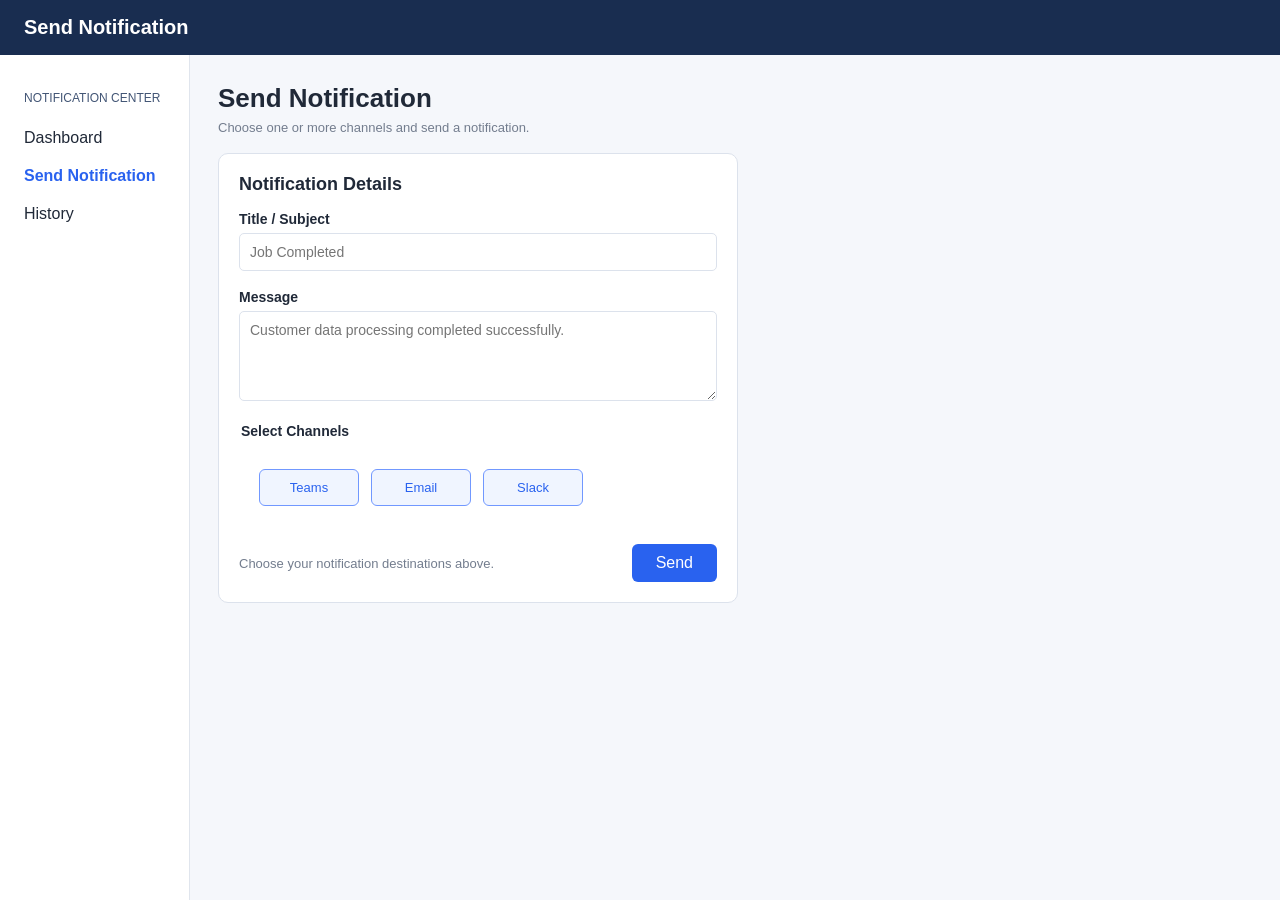
<file: Frontend/index.html>
<!DOCTYPE html>
<html lang="en">
<head>
  <meta charset="UTF-8">
  <meta name="viewport" content="width=device-width, initial-scale=1">
  <meta name="theme-color" content="#163d32">
  <meta name="description" content="Compose once. Send notifications across Teams, Email, and Slack.">
  <title>Send Notification</title>
  <link rel="stylesheet" href="index.css">
</head>

<body>
  <header>Send Notification</header>

  <div class="layout">
    <aside>
      <p>NOTIFICATION CENTER</p>
      <nav aria-label="Main navigation">
        <a href="dashboard.html">Dashboard</a>
        <a href="index.html" aria-current="page">Send Notification</a>
        <a href="History.html">History</a>
      </nav>
    </aside>

    <main>
      <h1>Send Notification</h1>
      <p class="subtitle">
        Choose one or more channels and send a notification.
      </p>

      <form class="card" id="send-form">
        <h2>Notification Details</h2>

        <label for="subject">Title / Subject</label>
        <input
          id="subject"
          name="subject"
          type="text"
          placeholder="Job Completed"
          required
        >

        <label for="message">Message</label>
        <textarea
          id="message"
          name="message"
          placeholder="Customer data processing completed successfully."
          required
        ></textarea>

        <fieldset>
          <legend>Select Channels</legend>

          <div class="channels">
            <label class="channel">
              <input type="checkbox" name="channels" value="teams" data-channel-toggle="teams">
              <span>Teams</span>
            </label>

            <label class="channel">
              <input type="checkbox" name="channels" value="email" data-channel-toggle="email">
              <span>Email</span>
            </label>

            <label class="channel">
              <input type="checkbox" name="channels" value="slack" data-channel-toggle="slack">
              <span>Slack</span>
            </label>
          </div>
        </fieldset>

        <div class="channel-destination hidden" data-channel-fields="teams">
          <label for="teams-destination">Teams destination</label>
          <input id="teams-destination" type="text" placeholder="ops-channel or teammate@example.com">
        </div>

        <div class="channel-destination hidden" data-channel-fields="email">
          <label for="email-destination">Email recipient</label>
          <input id="email-destination" type="email" placeholder="teammate@example.com">
        </div>

        <div class="channel-destination hidden" data-channel-fields="slack">
          <label for="slack-destination">Slack destination</label>
          <input id="slack-destination" type="text" placeholder="#engineering or teammate@example.com">
        </div>

        <p id="form-feedback" class="hint" role="status" aria-live="polite"></p>

        <div class="footer">
          <p class="hint">Choose your notification destinations above.</p>
          <button type="submit" class="send-button" id="send-button">Send</button>
        </div>
      </form>
    </main>
  </div>

  <script src="config.js"></script>
  <script src="common.js"></script>
  <script>
    (function () {
      const form = document.getElementById("send-form");
      const feedback = document.getElementById("form-feedback");
      const sendButton = document.getElementById("send-button");

      // Show the matching destination field only once its channel checkbox is checked.
      document.querySelectorAll("[data-channel-toggle]").forEach((checkbox) => {
        checkbox.addEventListener("change", () => {
          const fields = document.querySelector(`[data-channel-fields="${checkbox.dataset.channelToggle}"]`);
          fields.classList.toggle("hidden", !checkbox.checked);
        });
      });

      function buildChannelsPayload() {
        const channels = {};

        const teamsChecked = document.querySelector('[data-channel-toggle="teams"]').checked;
        const emailChecked = document.querySelector('[data-channel-toggle="email"]').checked;
        const slackChecked = document.querySelector('[data-channel-toggle="slack"]').checked;

        if (teamsChecked) {
          const destination = document.getElementById("teams-destination").value.trim();
          if (!destination) throw new Error("Enter a Teams destination.");
          channels.teams = [{ destination }];
        }
        if (emailChecked) {
          const recipient = document.getElementById("email-destination").value.trim();
          if (!recipient) throw new Error("Enter an Email recipient.");
          channels.email = [{ recipient, subject: document.getElementById("subject").value.trim() || null }];
        }
        if (slackChecked) {
          const destination = document.getElementById("slack-destination").value.trim();
          if (!destination) throw new Error("Enter a Slack destination.");
          channels.slack = [{ destination }];
        }

        if (Object.keys(channels).length === 0) {
          throw new Error("Select at least one channel.");
        }
        return channels;
      }

      form.addEventListener("submit", async (event) => {
        event.preventDefault();
        feedback.textContent = "";
        feedback.className = "hint";

        let payload;
        try {
          payload = {
            title: document.getElementById("subject").value.trim(),
            message: document.getElementById("message").value.trim(),
            channels: buildChannelsPayload(),
          };
        } catch (validationError) {
          feedback.textContent = validationError.message;
          feedback.className = "hint error";
          return;
        }

        sendButton.disabled = true;
        sendButton.textContent = "Sending...";
        try {
          const notification = await NotificationApi.createNotification(payload);
          const summary = notification.deliveries
            .map((d) => `${d.channel}: ${NotificationUi.statusLabel(d.status)}`)
            .join(" · ");
          feedback.textContent = `Sent. ${summary}`;
          feedback.className = "hint success";
          form.reset();
          document.querySelectorAll(".channel-destination").forEach((el) => el.classList.add("hidden"));
        } catch (error) {
          feedback.textContent = `Failed to send: ${error.message}`;
          feedback.className = "hint error";
        } finally {
          sendButton.disabled = false;
          sendButton.textContent = "Send";
        }
      });
    })();
  </script>
</body>
</html>
</file>
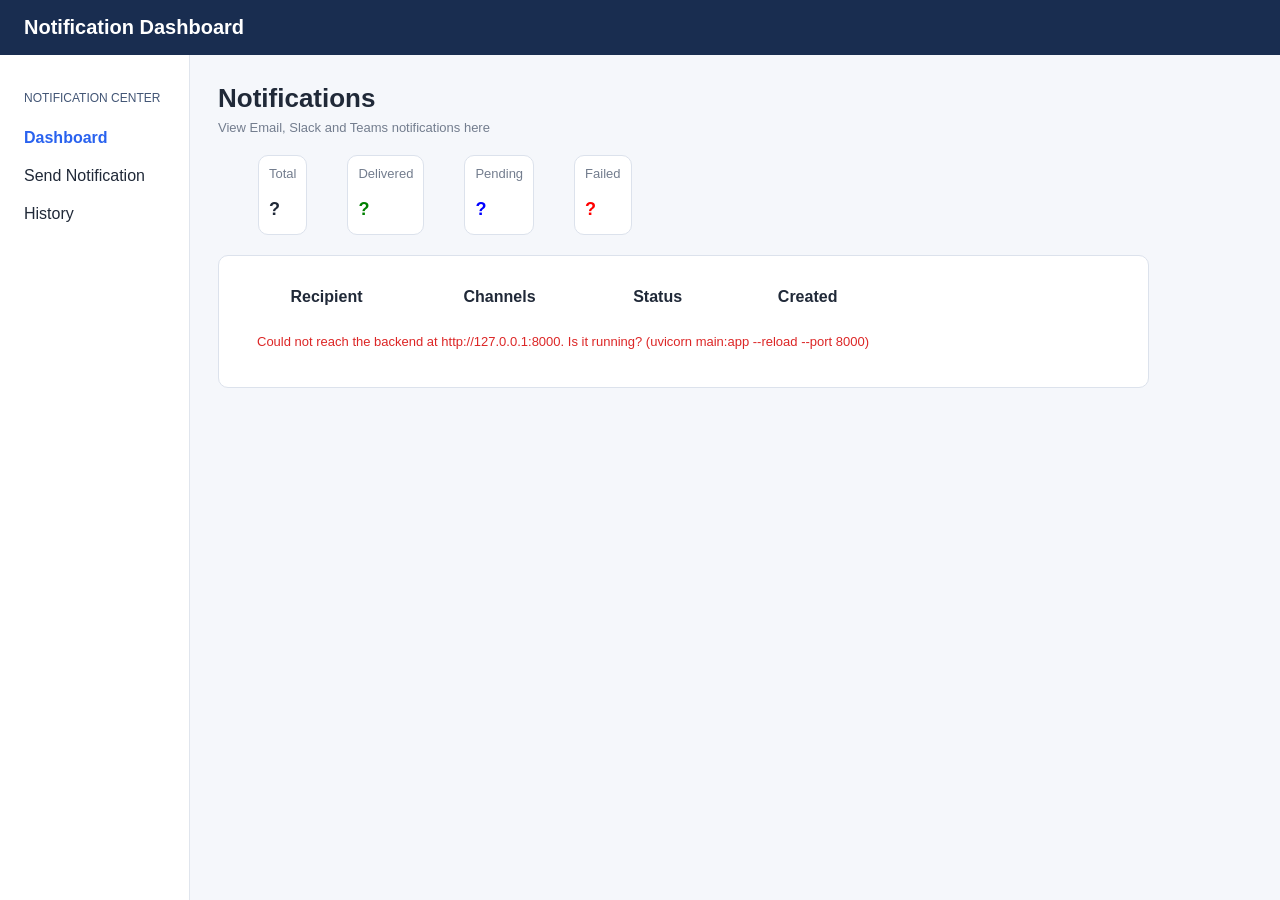
<file: Frontend/dashboard.html>
<!DOCTYPE html>
<html>
    <head>
        <meta charset="UTF-8"/>
        <meta name="viewport" content="width=device-width, initial-scale=1.0"/>
        <meta name="description" content = "View information about the notifications"/>
        <title>Notification Dashboard</title>

        <link rel="stylesheet" href="index.css"/>
        <link rel="stylesheet" href="dashboard.css"/>
    </head>

    <body>
        <header>Notification Dashboard</header>
        <div class="layout">
            <aside>
                <p>NOTIFICATION CENTER</p>
                <nav aria-label="Main navigation">
                    <a href="dashboard.html" aria-current="page">Dashboard</a>
                    <a href="index.html">Send Notification</a>
                    <a href="History.html">History</a>
                </nav>
            </aside>

            <main>
                <h1>Notifications</h1>
                <p class="subtitle">View Email, Slack and Teams notifications here</p>

                <div class="stats">
                    <div class="statistic">
                        <p class="subtitle">Total</p>
                        <h2 id="stat-total">&mdash;</h2>
                    </div>

                    <div class="statistic">
                        <p class="subtitle">Delivered</p>
                        <h2 style="color : green" id="stat-delivered">&mdash;</h2>
                    </div>

                    <div class="statistic">
                        <p class="subtitle">Pending</p>
                        <h2 style="color : blue" id="stat-pending">&mdash;</h2>
                    </div>

                    <div class="statistic">
                        <p class="subtitle">Failed</p>
                        <h2 style="color : red" id="stat-failed">&mdash;</h2>
                    </div>
                </div>

                <div class="table-card">
                    <table>
                        <thead>
                        <tr>
                            <th>Recipient</th>
                            <th>Channels</th>
                            <th>Status</th>
                            <th>Created</th>
                        </tr>
                        </thead>
                        <tbody id="recent-notifications-body">
                            <tr><td colspan="4" class="table-empty">Loading...</td></tr>
                        </tbody>
                    </table>

                </div>
        </div>

    </body>

  <script src="config.js"></script>
  <script src="common.js"></script>
  <script>
    (function () {
      const tbody = document.getElementById("recent-notifications-body");

      function setStat(id, value) {
        document.getElementById(id).textContent = value;
      }

      function renderRows(notifications) {
        if (notifications.length === 0) {
          tbody.innerHTML = '<tr><td colspan="4" class="table-empty">No notifications yet. Send one from the "Send Notification" page.</td></tr>';
          return;
        }

        tbody.innerHTML = notifications
          .map((notification) => {
            const channels = (notification.deliveries || []).map((d) => d.channel).join(", ");
            const recipients = (notification.deliveries || []).map((d) => d.destination).join(", ");
            const status = NotificationUi.overallStatus(notification);
            const badge = `<span class="status-badge ${NotificationUi.statusClass(status)}">${NotificationUi.statusLabel(status)}</span>`;
            return `<tr>
              <td>${NotificationUi.escapeHtml(recipients)}</td>
              <td>${NotificationUi.escapeHtml(channels)}</td>
              <td>${badge}</td>
              <td>${NotificationUi.formatTime(notification.created_at)}</td>
            </tr>`;
          })
          .join("");
      }

      async function load() {
        try {
          const stats = await NotificationApi.getStats();
          setStat("stat-total", stats.total);
          setStat("stat-delivered", stats.delivered);
          setStat("stat-pending", stats.pending);
          setStat("stat-failed", stats.failed);
        } catch (error) {
          ["stat-total", "stat-delivered", "stat-pending", "stat-failed"].forEach((id) => setStat(id, "?"));
        }

        try {
          const result = await NotificationApi.listNotifications({ limit: 10 });
          renderRows(result.items);
        } catch (error) {
          tbody.innerHTML = `<tr><td colspan="4" class="table-error">${NotificationUi.escapeHtml(error.message)}</td></tr>`;
        }
      }

      load();
    })();
  </script>
</html>
</file>
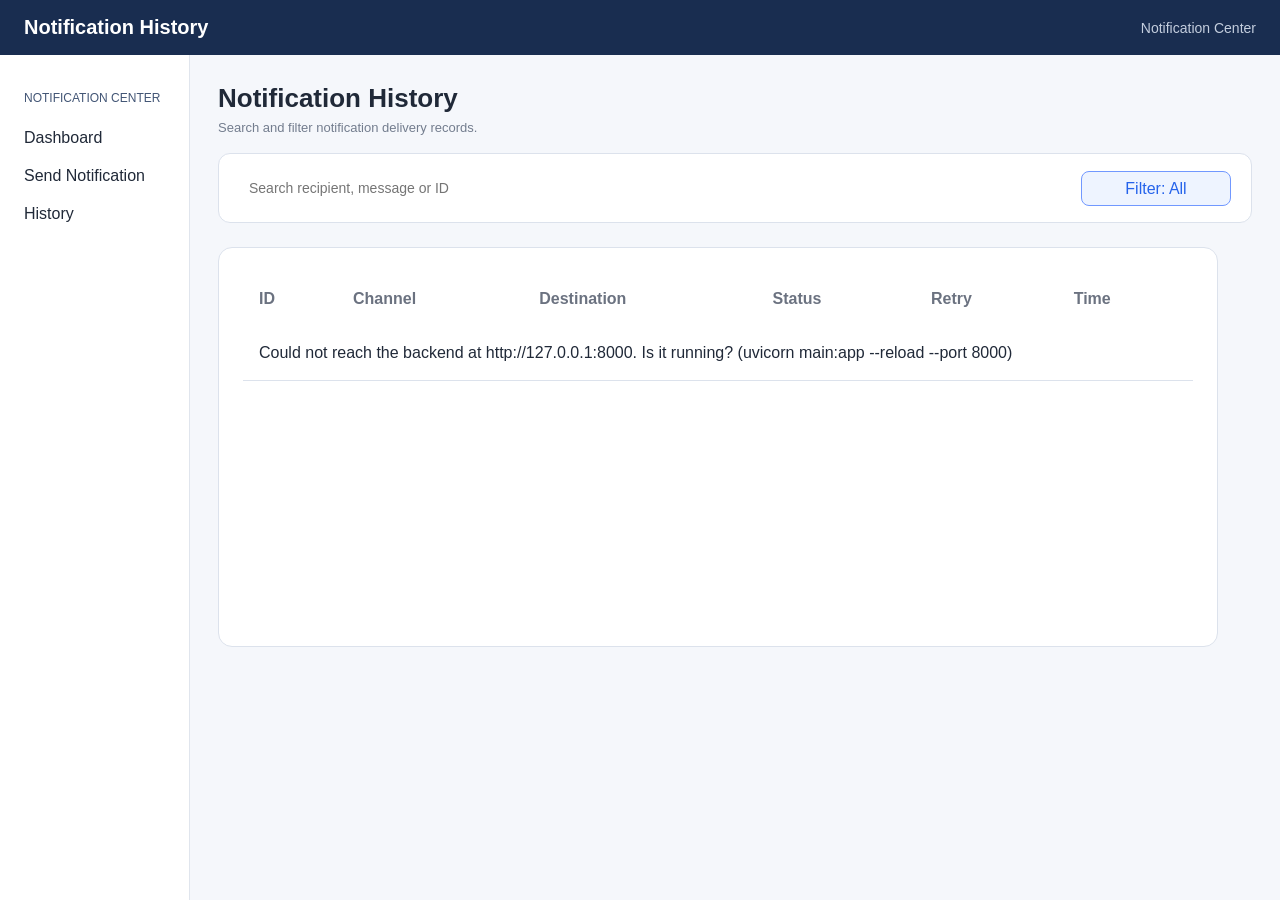
<file: Frontend/History.html>
<!doctype html>
<html lang="en">
<head>
  <meta charset="UTF-8">
  <meta name="viewport" content="width=device-width, initial-scale=1">
  <title>Notification History</title>
  <style>
    main {
  min-width: 0;
}

.history-card {
  max-width: 1000px;
  min-height: 400px;
  padding: 24px;
  background: white;
  border: 1px solid #dce2ec;
  border-radius: 14px;
  overflow-x: auto;
}

table {
  width: 100%;
  border-collapse: collapse;
}

th,
td {
  padding: 18px 16px;
  text-align: left;
  white-space: nowrap;
}

th {
  color: #6b7280;
}

td {
  border-bottom: 1px solid #dce2ec;
}

.delivered {
  color: #008653;
}

.pending {
  color: #2563eb;
}

.failed {
  color: #dc2626;
}
    * {
      box-sizing: border-box;
    }

    body {
      margin: 0;
      font-family: Arial, sans-serif;
      color: #202938;
      background: #f5f7fb;
    }

    header {
      background: #192d50;
      color: white;
      padding: 16px 24px;
      font-size: 20px;
      font-weight: bold;
    }

    .layout {
      display: flex;
      min-height: calc(100vh - 55px);
    }

    aside {
      width: 190px;
      padding: 24px;
      background: white;
      border-right: 1px solid #e0e5ed;
    }

    aside p {
      font-size: 12px;
      color: #425575;
      margin-bottom: 24px;
    }

    aside a {
      display: block;
      margin-bottom: 20px;
      color: #202938;
      text-decoration: none;
    }

    main {
      flex: 1;
      padding: 28px;
    }

    h1 {
      margin: 0 0 6px;
      font-size: 26px;
    }

    .subtitle,
    .hint {
      color: #737d8e;
      font-size: 13px;
    }

    .subtitle {
      margin: 0 0 18px;
    }

    .card {
      max-width: 520px;
      padding: 20px;
      background: white;
      border: 1px solid #dce2ec;
      border-radius: 10px;
    }

    h2 {
      margin: 0 0 16px;
      font-size: 18px;
    }

    label,
    legend {
      font-size: 14px;
      font-weight: bold;
    }

    label {
      display: block;
      margin-bottom: 6px;
    }

    input,
    textarea {
      width: 100%;
      padding: 10px;
      margin-bottom: 18px;
      border: 1px solid #dce2ec;
      border-radius: 5px;
      font: inherit;
      font-size: 14px;
    }

    textarea {
      min-height: 90px;
      resize: vertical;
    }

    fieldset {
      padding: 0;
      margin: 0;
      border: 0;
    }

    legend {
      margin-bottom: 10px;
    }

    .channels {
      display: flex;
      flex-wrap: wrap;
      gap: 12px;
    }

    .channel {
      position: relative;
      margin: 0;
      cursor: pointer;
    }

    .channel input {
      position: absolute;
      opacity: 0;
      width: 1px;
      height: 1px;
    }

    .channel span {
      display: block;
      min-width: 100px;
      padding: 10px 18px;
      text-align: center;
      color: #2962ef;
      background: #f0f5ff;
      border: 1px solid #7198ff;
      border-radius: 6px;
      font-size: 13px;
      font-weight: normal;
    }

    .channel input:checked + span {
      background: #2962ef;
      color: white;
    }

    .channel input:focus-visible + span,
    button:focus-visible {
      outline: 3px solid #192d50;
      outline-offset: 3px;
    }

    .footer {
      display: flex;
      align-items: center;
      justify-content: space-between;
      gap: 12px;
      margin-top: 18px;
    }

    .hint {
      margin: 0;
    }

    .send-button {
      padding: 10px 24px;
      background: #2962ef;
      color: white;
      border: none;
      border-radius: 6px;
      font: inherit;
      cursor: pointer;
    }

    .send-button:hover {
      background: #1e4fd0;
    }

    @media (max-width: 600px) {
      .layout {
        flex-direction: column;
      }

      aside {
        width: 100%;
        border-right: none;
      }

      main {
        padding: 20px;
      }

      .footer {
        flex-wrap: wrap;
      }
    }
    .search-bar select {
  appearance: none;
  min-width: 150px;
  padding: 8px 20px;
  background: #eef4ff;
  color: #2563eb;
  border: 1px solid #7198ff;
  border-radius: 8px;
  font: inherit;
  text-align: center;
  cursor: pointer;
}
.search-bar {
  display: flex;
  align-items: center;
  gap: 16px;
  padding: 16px 20px;
  margin-bottom: 24px;
  background: white;
  border: 1px solid #dce2ec;
  border-radius: 12px;
}

.search-bar input {
  flex: 1;
  min-width: 0;
  width: auto;
  margin: 0;
  border: none;
}

.search-bar select {
  flex-shrink: 0;
}
header {
    display: flex;
    justify-content: space-between;
    align-items: center;
    gap: 20px;
}

.header-label {
    font-size: 14px;
    font-weight: normal;
    color: #c4cede;
}
  </style>
  </head>

<body>
  <header>
  <span>Notification History</span>
  <span class="header-label">Notification Center</span>
</header>

  <div class="layout">
    <aside>
      <p>NOTIFICATION CENTER</p>
      <nav aria-label="Main navigation">
        <a href="dashboard.html">Dashboard</a>
        <a href="index.html">Send Notification</a>
        <a href="History.html" aria-current="page">History</a>
      </nav>
    </aside>

    <main>
        <h1>Notification History</h1>
        <p class="subtitle">
           Search and filter notification delivery records.
        </p>
      <div class="search-bar">
        <input
        id="search-input"
        type="search"
        placeholder="Search recipient, message or ID"
        aria-label="Search notification history "
        >

        <select id="status-filter" aria-label="Filter by status">
          <option value="all">Filter: All</option>
          <option value="delivered">Delivered</option>
          <option value="pending">Pending</option>
          <option value="failed">Failed</option>
        </select>
      </div>

    <div class="history-card">
        <table>
        <thead>
            <tr>
              <th scope="col">ID</th>
        <th scope="col">Channel</th>
        <th scope="col">Destination</th>
        <th scope="col">Status</th>
        <th scope="col">Retry</th>
        <th scope="col">Time</th>
            </tr>
        </thead>

        <tbody id="history-body">
          <tr><td colspan="6" class="table-empty">Loading...</td></tr>
        </tbody>
  </table>
</div>
</main>
</div>

  <script src="config.js"></script>
  <script src="common.js"></script>
  <script>
    (function () {
      const tbody = document.getElementById("history-body");
      const searchInput = document.getElementById("search-input");
      const statusFilter = document.getElementById("status-filter");
      let debounceHandle = null;

      function statusCssClass(status) {
        // History.html has its own inline .delivered/.pending/.failed rules
        // (separate from the shared .status-badge classes used elsewhere).
        return NotificationUi.statusClass(status);
      }

      // The UI's "Delivered" filter should match both SENT and DELIVERED
      // (the backend only knows the literal status column), so filtering
      // happens client-side per delivery rather than via the status= param.
      const FILTER_STATUSES = {
        delivered: ["SENT", "DELIVERED"],
        pending: ["PENDING"],
        failed: ["FAILED"],
      };

      function renderRows(notifications) {
        const statusValue = statusFilter.value;
        const allowedStatuses = FILTER_STATUSES[statusValue];

        const rows = [];
        notifications.forEach((notification) => {
          const shortId = notification.id.slice(0, 8);
          (notification.deliveries || []).forEach((delivery) => {
            if (allowedStatuses && !allowedStatuses.includes((delivery.status || "").toUpperCase())) return;
            rows.push(`<tr>
              <td>${NotificationUi.escapeHtml(shortId)}</td>
              <td>${NotificationUi.escapeHtml(delivery.channel)}</td>
              <td>${NotificationUi.escapeHtml(delivery.destination)}</td>
              <td class="${statusCssClass(delivery.status)}">${NotificationUi.statusLabel(delivery.status)}</td>
              <td>${delivery.retry_count}</td>
              <td>${NotificationUi.formatTime(delivery.created_at)}</td>
            </tr>`);
          });
        });

        tbody.innerHTML = rows.length
          ? rows.join("")
          : '<tr><td colspan="6" class="table-empty">No matching notifications.</td></tr>';
      }

      async function load() {
        const params = { q: searchInput.value.trim() || undefined, limit: 100 };

        tbody.innerHTML = '<tr><td colspan="6" class="table-empty">Loading...</td></tr>';
        try {
          const result = await NotificationApi.listNotifications(params);
          renderRows(result.items);
        } catch (error) {
          tbody.innerHTML = `<tr><td colspan="6" class="table-error">${NotificationUi.escapeHtml(error.message)}</td></tr>`;
        }
      }

      searchInput.addEventListener("input", () => {
        clearTimeout(debounceHandle);
        debounceHandle = setTimeout(load, 300);
      });
      statusFilter.addEventListener("change", load);

      load();
    })();
  </script>
</body>
</html>
</file>
<file: Frontend/index.css>
* {
      box-sizing: border-box;
    }

    body {
      margin: 0;
      font-family: Arial, sans-serif;
      color: #202938;
      background: #f5f7fb;
    }

    header {
      background: #192d50;
      color: white;
      padding: 16px 24px;
      font-size: 20px;
      font-weight: bold;
    }

    .layout {
      display: flex;
      min-height: calc(100vh - 55px);
    }

    aside {
      width: 190px;
      padding: 24px;
      background: white;
      border-right: 1px solid #e0e5ed;
    }

    aside p {
      font-size: 12px;
      color: #425575;
      margin-bottom: 24px;
    }

    aside a {
      display: block;
      margin-bottom: 20px;
      color: #202938;
      text-decoration: none;
    }

    main {
      flex: 1;
      padding: 28px;
    }

    h1 {
      margin: 0 0 6px;
      font-size: 26px;
    }

    .subtitle,
    .hint {
      color: #737d8e;
      font-size: 13px;
    }

    .subtitle {
      margin: 0 0 18px;
    }

    .card {
      max-width: 520px;
      padding: 20px;
      background: white;
      border: 1px solid #dce2ec;
      border-radius: 10px;
    }

    h2 {
      margin: 0 0 16px;
      font-size: 18px;
    }

    label,
    legend {
      font-size: 14px;
      font-weight: bold;
    }

    label {
      display: block;
      margin-bottom: 6px;
    }

    input,
    textarea {
      width: 100%;
      padding: 10px;
      margin-bottom: 18px;
      border: 1px solid #dce2ec;
      border-radius: 5px;
      font: inherit;
      font-size: 14px;
    }

    textarea {
      min-height: 90px;
      resize: vertical;
    }

    fieldset {
      padding: 0;
      margin: 0 0 18px;
      border: 0;
    }

    legend {
      margin-bottom: 10px;
    }

    .channels {
      margin: 20px;
      display: flex;
      flex-wrap: wrap;
      gap: 12px;
    }

    .channel {
      position: relative;
      margin: 0;
      cursor: pointer;
    }

    .channel input {
      position: absolute;
      opacity: 0;
      width: 1px;
      height: 1px;
    }

    .channel span {
      display: block;
      min-width: 100px;
      padding: 10px 18px;
      text-align: center;
      color: #2962ef;
      background: #f0f5ff;
      border: 1px solid #7198ff;
      border-radius: 6px;
      font-size: 13px;
      font-weight: normal;
    }

    .channel input:checked + span {
      background: #2962ef;
      color: white;
    }

    .channel input:focus-visible + span,
    button:focus-visible {
      outline: 3px solid #192d50;
      outline-offset: 3px;
    }

    .footer {
      display: flex;
      align-items: center;
      justify-content: space-between;
      gap: 12px;
      margin-top: 18px;
    }

    .hint {
      margin: 0;
    }

    .send-button {
      padding: 10px 24px;
      background: #2962ef;
      color: white;
      border: none;
      border-radius: 6px;
      font: inherit;
      cursor: pointer;
    }

    .send-button:hover {
      background: #1e4fd0;
    }

    @media (max-width: 600px) {
      .layout {
        flex-direction: column;
      }

      aside {
        width: 100%;
        border-right: none;
      }

      main {
        padding: 20px;
      }

      .footer {
        flex-wrap: wrap;
      }
    }

    /* --- Backend-wiring additions (dynamic forms, status/feedback states) --- */
    .hidden {
      display: none !important;
    }

    .channel-destination {
      margin-top: 0;
    }

    .hint.error {
      color: #dc2626;
    }

    .hint.success {
      color: #008653;
    }

    .send-button:disabled {
      opacity: 0.6;
      cursor: not-allowed;
    }

    aside a[aria-current="page"] {
      color: #2962ef;
      font-weight: bold;
    }

    .status-badge {
      display: inline-block;
      padding: 2px 10px;
      border-radius: 999px;
      font-size: 12px;
      font-weight: bold;
    }

    .status-badge.delivered {
      color: #008653;
      background: #e6f7ef;
    }

    .status-badge.pending {
      color: #2563eb;
      background: #eef4ff;
    }

    .status-badge.failed {
      color: #dc2626;
      background: #fdecec;
    }

    .table-empty,
    .table-error {
      padding: 16px;
      color: #737d8e;
      font-size: 13px;
    }

    .table-error {
      color: #dc2626;
    }
</file>
<file: Frontend/dashboard.css>
.stats
{
    display: flex;
    flex-direction: row;
    margin: 20px 20px;
}

.statistic
{
      max-width: 520px;
      max-height: 80px;
      padding: 10px;
      background: white;
      border: 1px solid #dce2ec;
      border-radius: 10px;
      margin: 0 20px

}


.table-card
{
    max-width: 90%;
    padding: 20px;
    background: white;
    border: 1px solid #dce2ec;
    border-radius: 10px;
}

th
{
    padding: 10px 30px;
}

td
{
    padding: 10px 30px;
}
</file>
